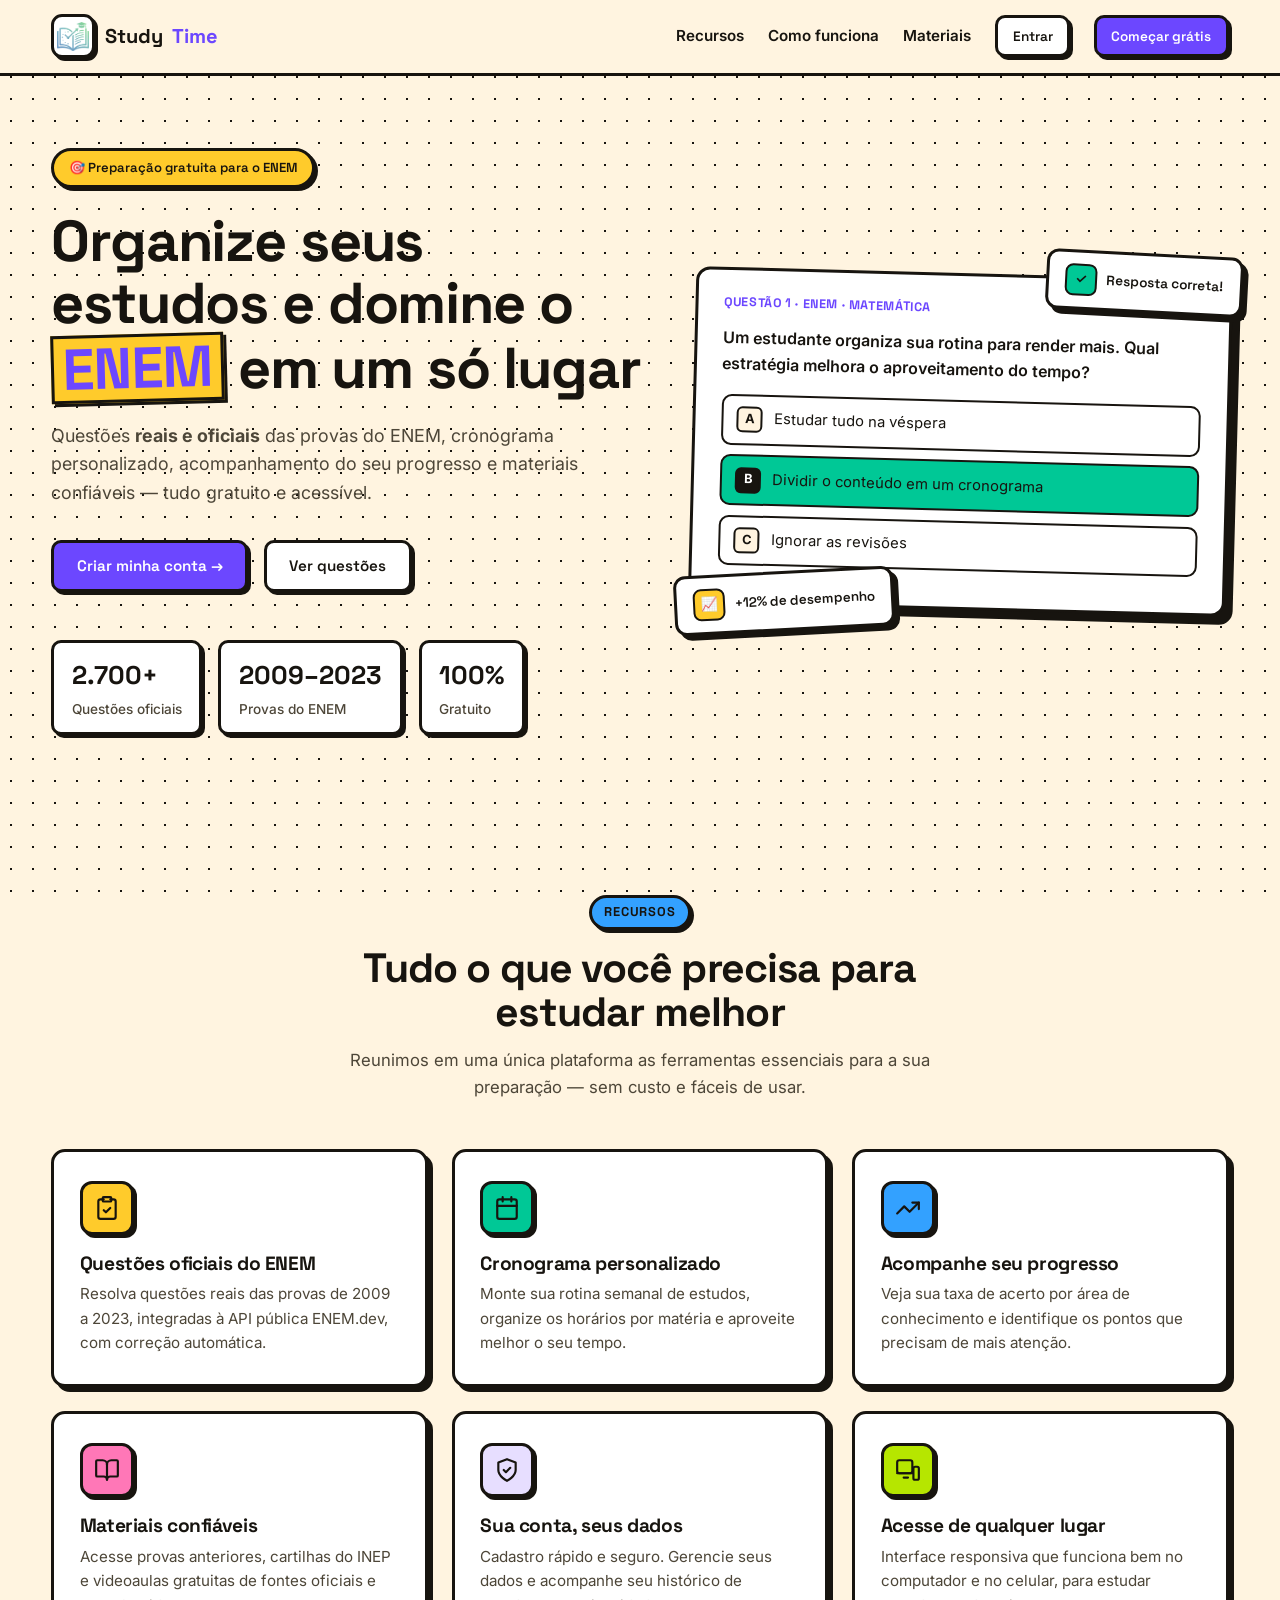
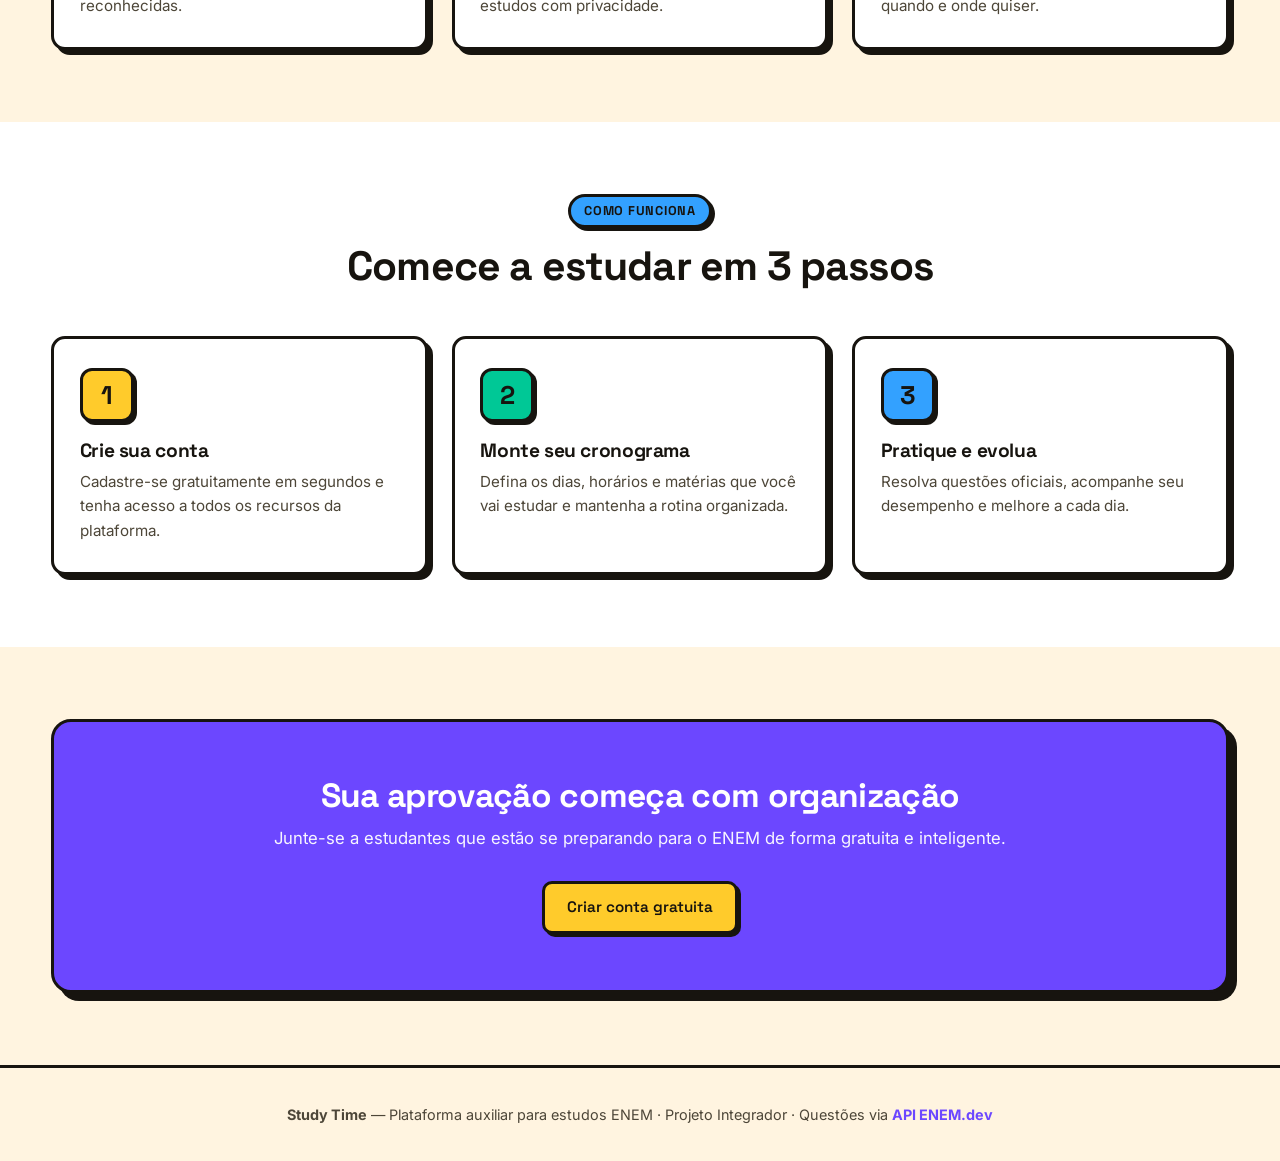
<file: frontend/index.html>
<!DOCTYPE html>
<html lang="pt-BR">
  <head>
    <meta charset="UTF-8" />
    <meta name="viewport" content="width=device-width, initial-scale=1.0" />
    <title>Study Time — Plataforma auxiliar para estudos ENEM</title>
    <meta
      name="description"
      content="Plataforma gratuita para estudar para o ENEM: questões reais e oficiais, cronograma personalizado, acompanhamento de desempenho e materiais de apoio."
    />
    <link rel="preconnect" href="https://fonts.googleapis.com" />
    <link
      href="https://fonts.googleapis.com/css2?family=Inter:wght@400;500;600;700;800&display=swap"
      rel="stylesheet"
    />
    <link rel="stylesheet" href="css/style.css" />
  </head>
  <body>
    <!-- NAV -->
    <header class="landing-nav">
      <div class="container">
        <div class="brand">
          <span class="brand-logo"><img src="assets/studytime-mark.png" alt="StudyTime" /></span> Study<span>Time</span>
        </div>
        <nav class="landing-nav-links">
          <a href="#recursos" class="nav-item">Recursos</a>
          <a href="#como" class="nav-item">Como funciona</a>
          <a href="materiais.html" class="nav-item">Materiais</a>
          <a href="auth.html" class="btn btn-ghost btn-sm">Entrar</a>
          <a href="auth.html?modo=cadastro" class="btn btn-primary btn-sm"
            >Começar grátis</a
          >
        </nav>
      </div>
    </header>

    <!-- HERO -->
    <section class="hero">
      <div class="container">
        <div class="hero-text">
          <span class="hero-badge">🎯 Preparação gratuita para o ENEM</span>
          <h1>
            Organize seus estudos e domine o <em>ENEM</em> em um só lugar
          </h1>
          <p class="lead">
            Questões <strong>reais e oficiais</strong> das provas do ENEM,
            cronograma personalizado, acompanhamento do seu progresso e
            materiais confiáveis — tudo gratuito e acessível.
          </p>
          <div class="hero-cta">
            <a href="auth.html?modo=cadastro" class="btn btn-primary"
              >Criar minha conta →</a
            >
            <a href="questoes.html" class="btn btn-ghost">Ver questões</a>
          </div>
          <div class="hero-stats">
            <div class="stat"><b>2.700+</b><span>Questões oficiais</span></div>
            <div class="stat"><b>2009–2023</b><span>Provas do ENEM</span></div>
            <div class="stat"><b>100%</b><span>Gratuito</span></div>
          </div>
        </div>

        <div class="hero-visual">
          <div class="hero-card">
            <h4>Questão 1 · ENEM · Matemática</h4>
            <p class="hero-q">
              Um estudante organiza sua rotina para render mais. Qual estratégia
              melhora o aproveitamento do tempo?
            </p>
            <div class="hero-alt">
              <span class="letter">A</span> Estudar tudo na véspera
            </div>
            <div class="hero-alt correct">
              <span class="letter">B</span> Dividir o conteúdo em um cronograma
            </div>
            <div class="hero-alt">
              <span class="letter">C</span> Ignorar as revisões
            </div>
          </div>
          <div class="hero-float f1">
            <span class="ic">✓</span> Resposta correta!
          </div>
          <div class="hero-float f2">
            <span class="ic">📈</span> +12% de desempenho
          </div>
        </div>
      </div>
    </section>

    <!-- RECURSOS -->
    <section class="section" id="recursos">
      <div class="container">
        <div class="section-head">
          <span class="eyebrow">Recursos</span>
          <h2>Tudo o que você precisa para estudar melhor</h2>
          <p>
            Reunimos em uma única plataforma as ferramentas essenciais para a
            sua preparação — sem custo e fáceis de usar.
          </p>
        </div>
        <div class="features">
          <div class="feature-card">
            <div class="feature-ic"><span data-ic="questions" data-ic-size="26"></span></div>
            <h3>Questões oficiais do ENEM</h3>
            <p>
              Resolva questões reais das provas de 2009 a 2023, integradas à API
              pública ENEM.dev, com correção automática.
            </p>
          </div>
          <div class="feature-card">
            <div class="feature-ic"><span data-ic="calendar" data-ic-size="26"></span></div>
            <h3>Cronograma personalizado</h3>
            <p>
              Monte sua rotina semanal de estudos, organize os horários por
              matéria e aproveite melhor o seu tempo.
            </p>
          </div>
          <div class="feature-card">
            <div class="feature-ic"><span data-ic="trending" data-ic-size="26"></span></div>
            <h3>Acompanhe seu progresso</h3>
            <p>
              Veja sua taxa de acerto por área de conhecimento e identifique os
              pontos que precisam de mais atenção.
            </p>
          </div>
          <div class="feature-card">
            <div class="feature-ic"><span data-ic="book" data-ic-size="26"></span></div>
            <h3>Materiais confiáveis</h3>
            <p>
              Acesse provas anteriores, cartilhas do INEP e videoaulas gratuitas
              de fontes oficiais e reconhecidas.
            </p>
          </div>
          <div class="feature-card">
            <div class="feature-ic"><span data-ic="shield" data-ic-size="26"></span></div>
            <h3>Sua conta, seus dados</h3>
            <p>
              Cadastro rápido e seguro. Gerencie seus dados e acompanhe seu
              histórico de estudos com privacidade.
            </p>
          </div>
          <div class="feature-card">
            <div class="feature-ic"><span data-ic="devices" data-ic-size="26"></span></div>
            <h3>Acesse de qualquer lugar</h3>
            <p>
              Interface responsiva que funciona bem no computador e no celular,
              para estudar quando e onde quiser.
            </p>
          </div>
        </div>
      </div>
    </section>

    <!-- COMO FUNCIONA -->
    <section class="section" id="como" style="background: #fff">
      <div class="container">
        <div class="section-head">
          <span class="eyebrow">Como funciona</span>
          <h2>Comece a estudar em 3 passos</h2>
        </div>
        <div class="features">
          <div class="feature-card">
            <div class="feature-ic step">1</div>
            <h3>Crie sua conta</h3>
            <p>
              Cadastre-se gratuitamente em segundos e tenha acesso a todos os
              recursos da plataforma.
            </p>
          </div>
          <div class="feature-card">
            <div class="feature-ic step">2</div>
            <h3>Monte seu cronograma</h3>
            <p>
              Defina os dias, horários e matérias que você vai estudar e
              mantenha a rotina organizada.
            </p>
          </div>
          <div class="feature-card">
            <div class="feature-ic step">3</div>
            <h3>Pratique e evolua</h3>
            <p>
              Resolva questões oficiais, acompanhe seu desempenho e melhore a
              cada dia.
            </p>
          </div>
        </div>
      </div>
    </section>

    <!-- CTA -->
    <section class="section">
      <div class="container">
        <div class="cta-band">
          <h2>Sua aprovação começa com organização</h2>
          <p>
            Junte-se a estudantes que estão se preparando para o ENEM de forma
            gratuita e inteligente.
          </p>
          <a href="auth.html?modo=cadastro" class="btn">Criar conta gratuita</a>
        </div>
      </div>
    </section>

    <footer class="landing-footer">
      <div class="container">
        <p>
          <strong>Study Time</strong> — Plataforma auxiliar para estudos ENEM ·
          Projeto Integrador · Questões via
          <a href="https://enem.dev" target="_blank" rel="noopener"
            >API ENEM.dev</a
          >
        </p>
      </div>
    </footer>

    <script src="js/config.js"></script>
    <script src="js/api.js"></script>
    <script src="js/ui.js"></script>
    <script>
      // Se já está logado, mostra atalho para o painel.
      if (Session.isLogged) {
        document.querySelectorAll('.landing-nav-links').forEach((n) => {
          n.innerHTML =
            '<a href="dashboard.html" class="btn btn-primary btn-sm">Ir para o painel →</a>';
        });
      }
    </script>
  </body>
</html>
</file>
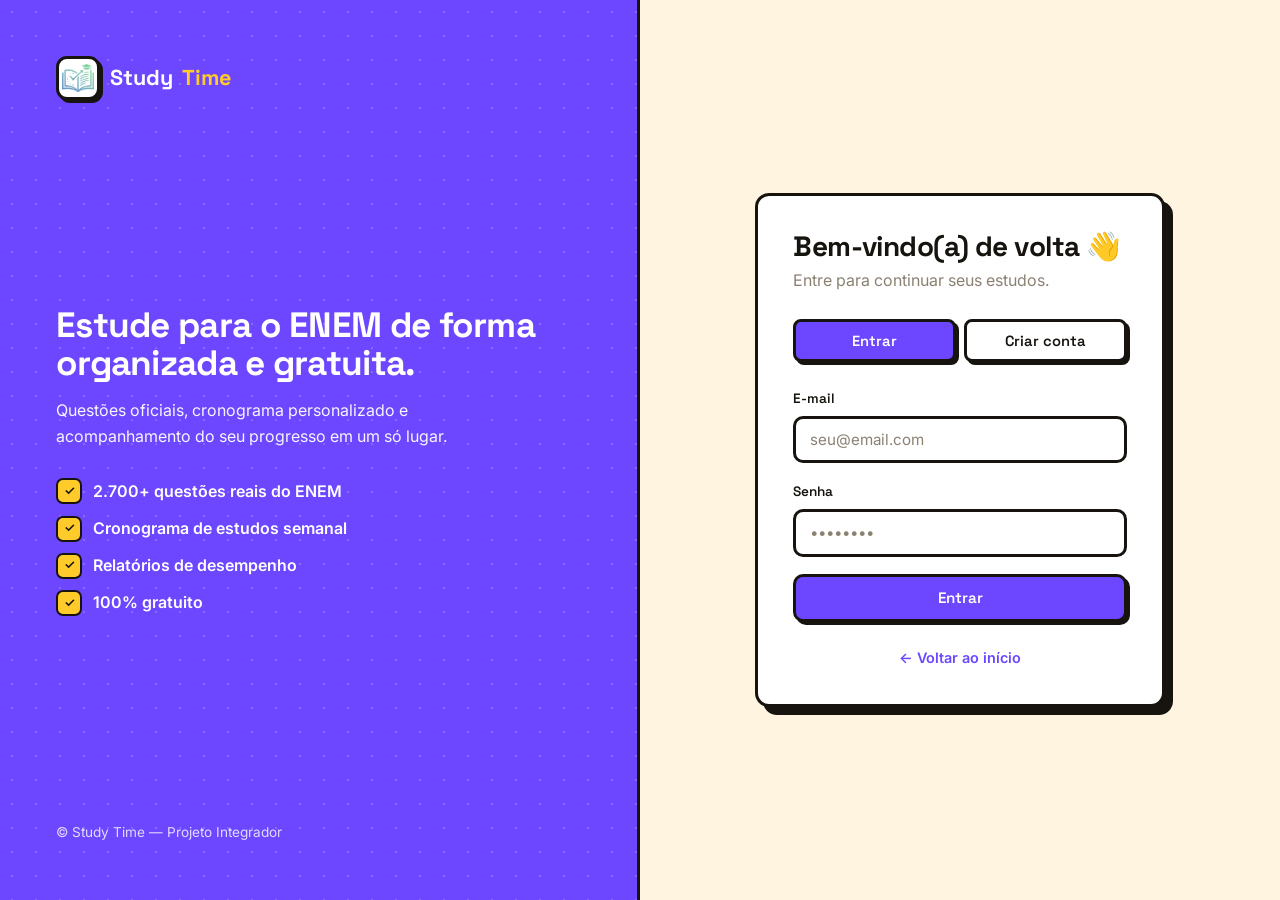
<file: frontend/auth.html>
<!DOCTYPE html>
<html lang="pt-BR">
  <head>
    <meta charset="UTF-8" />
    <meta name="viewport" content="width=device-width, initial-scale=1.0" />
    <title>Entrar · Study Time</title>
    <link rel="preconnect" href="https://fonts.googleapis.com" />
    <link
      href="https://fonts.googleapis.com/css2?family=Inter:wght@400;500;600;700;800&display=swap"
      rel="stylesheet"
    />
    <link rel="stylesheet" href="css/style.css" />
  </head>
  <body>
    <div class="auth-wrap">
      <!-- Lateral ilustrativa -->
      <div class="auth-side">
        <a href="index.html" class="brand">
          <span class="brand-logo"><img src="assets/studytime-mark.png" alt="StudyTime" /></span> Study<span>Time</span>
        </a>
        <div class="auth-side-content">
          <h2>Estude para o ENEM de forma organizada e gratuita.</h2>
          <p>
            Questões oficiais, cronograma personalizado e acompanhamento do seu
            progresso em um só lugar.
          </p>
          <ul>
            <li><span class="check">✓</span> 2.700+ questões reais do ENEM</li>
            <li><span class="check">✓</span> Cronograma de estudos semanal</li>
            <li><span class="check">✓</span> Relatórios de desempenho</li>
            <li><span class="check">✓</span> 100% gratuito</li>
          </ul>
        </div>
        <p style="opacity: 0.8; font-size: 0.85rem">
          © Study Time — Projeto Integrador
        </p>
      </div>

      <!-- Formulários -->
      <div class="auth-main">
        <div class="auth-box">
          <h1 id="title">Bem-vindo(a) de volta 👋</h1>
          <p class="sub" id="subtitle">Entre para continuar seus estudos.</p>

          <div class="auth-tabs">
            <button id="tab-login" class="active" onclick="switchTab('login')">
              Entrar
            </button>
            <button id="tab-register" onclick="switchTab('register')">
              Criar conta
            </button>
          </div>

          <div class="error-msg" id="error"></div>

          <!-- LOGIN -->
          <form id="form-login" onsubmit="return doLogin(event)">
            <div class="field">
              <label>E-mail</label>
              <input type="email" name="email" required placeholder="seu@email.com" />
            </div>
            <div class="field">
              <label>Senha</label>
              <input type="password" name="password" required placeholder="••••••••" />
            </div>
            <button class="btn btn-primary btn-block" type="submit" id="btn-login">
              Entrar
            </button>
          </form>

          <!-- CADASTRO -->
          <form id="form-register" style="display: none" onsubmit="return doRegister(event)">
            <div class="field">
              <label>Nome completo</label>
              <input type="text" name="name" required placeholder="Seu nome" />
            </div>
            <div class="field">
              <label>E-mail</label>
              <input type="email" name="email" required placeholder="seu@email.com" />
            </div>
            <div class="field">
              <label>Senha</label>
              <input
                type="password"
                name="password"
                required
                minlength="6"
                placeholder="Mínimo de 6 caracteres"
              />
            </div>
            <button class="btn btn-primary btn-block" type="submit" id="btn-register">
              Criar conta gratuita
            </button>
          </form>

          <p style="text-align: center; margin-top: 1.5rem; color: var(--muted); font-size: 0.9rem">
            <a href="index.html" style="color: var(--primary); font-weight: 600"
              >← Voltar ao início</a
            >
          </p>
        </div>
      </div>
    </div>

    <script src="js/config.js"></script>
    <script src="js/api.js"></script>
    <script src="js/ui.js"></script>
    <script>
      if (Session.isLogged) location.href = "dashboard.html";

      const errorBox = document.getElementById("error");

      function showError(msg) {
        errorBox.textContent = msg;
        errorBox.classList.add("show");
      }
      function clearError() {
        errorBox.classList.remove("show");
      }

      function switchTab(tab) {
        clearError();
        const isLogin = tab === "login";
        document.getElementById("tab-login").classList.toggle("active", isLogin);
        document
          .getElementById("tab-register")
          .classList.toggle("active", !isLogin);
        document.getElementById("form-login").style.display = isLogin
          ? "block"
          : "none";
        document.getElementById("form-register").style.display = isLogin
          ? "none"
          : "block";
        document.getElementById("title").textContent = isLogin
          ? "Bem-vindo(a) de volta 👋"
          : "Crie sua conta gratuita 🚀";
        document.getElementById("subtitle").textContent = isLogin
          ? "Entre para continuar seus estudos."
          : "Leva menos de um minuto para começar.";
      }

      async function doLogin(e) {
        e.preventDefault();
        clearError();
        const btn = document.getElementById("btn-login");
        const data = Object.fromEntries(new FormData(e.target));
        btn.disabled = true;
        btn.textContent = "Entrando...";
        try {
          const res = await API.login(data);
          Session.set(res);
          location.href = "dashboard.html";
        } catch (err) {
          showError(err.message);
          btn.disabled = false;
          btn.textContent = "Entrar";
        }
        return false;
      }

      async function doRegister(e) {
        e.preventDefault();
        clearError();
        const btn = document.getElementById("btn-register");
        const data = Object.fromEntries(new FormData(e.target));
        btn.disabled = true;
        btn.textContent = "Criando conta...";
        try {
          const res = await API.register(data);
          Session.set(res);
          location.href = "dashboard.html";
        } catch (err) {
          showError(err.message);
          btn.disabled = false;
          btn.textContent = "Criar conta gratuita";
        }
        return false;
      }

      // Abre na aba de cadastro se ?modo=cadastro
      if (new URLSearchParams(location.search).get("modo") === "cadastro") {
        switchTab("register");
      }
    </script>
  </body>
</html>
</file>
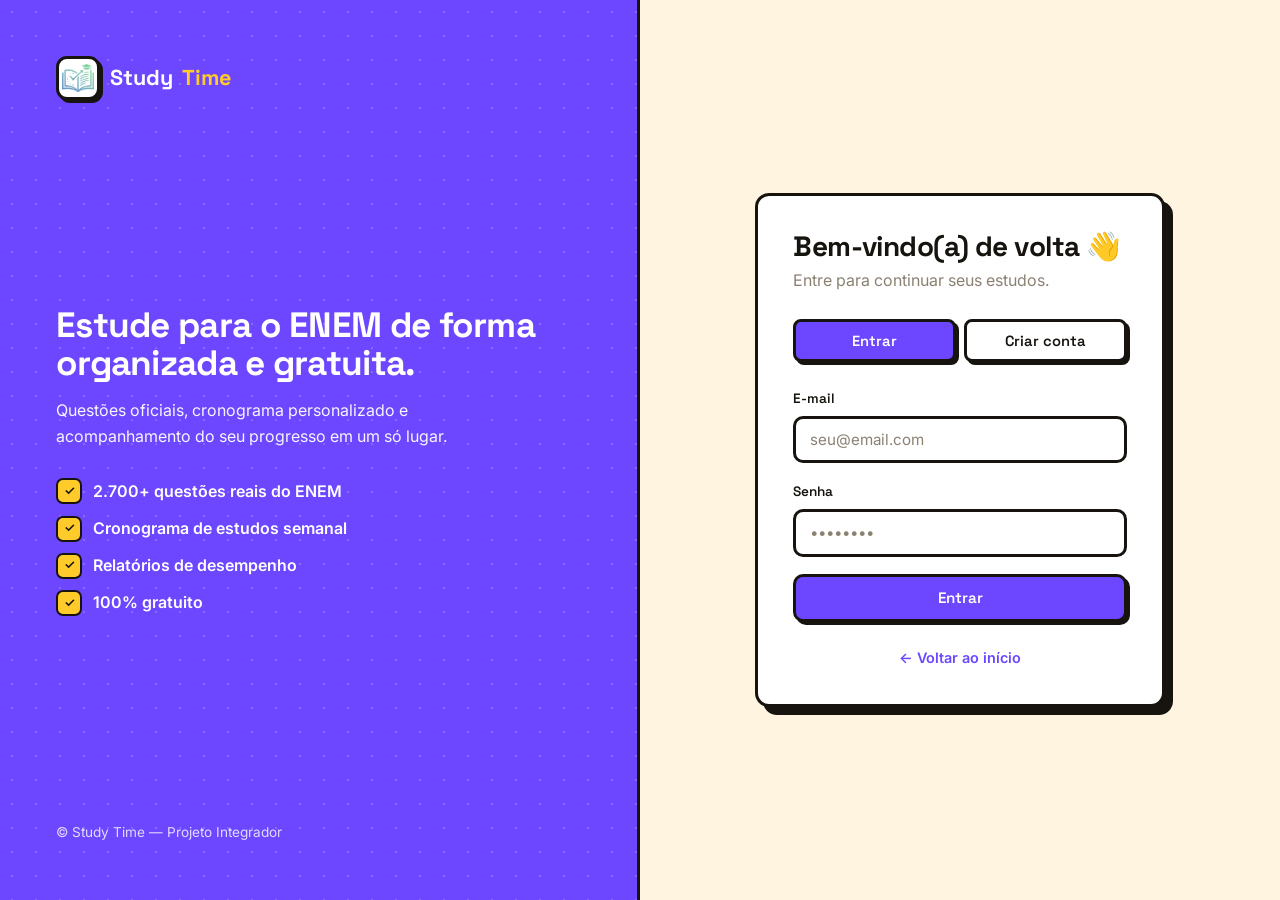
<file: frontend/conta.html>
<!DOCTYPE html>
<html lang="pt-BR">
  <head>
    <meta charset="UTF-8" />
    <meta name="viewport" content="width=device-width, initial-scale=1.0" />
    <title>Minha conta · Study Time</title>
    <link rel="preconnect" href="https://fonts.googleapis.com" />
    <link
      href="https://fonts.googleapis.com/css2?family=Inter:wght@400;500;600;700;800&display=swap"
      rel="stylesheet"
    />
    <link rel="stylesheet" href="css/style.css" />
  </head>
  <body>
    <div id="mobile-shell"></div>
    <div class="app">
      <div id="shell"></div>
      <main class="main">
        <div class="topbar">
          <div>
            <h1>Minha conta</h1>
            <p>Gerencie seus dados pessoais e as configurações da sua conta.</p>
          </div>
        </div>

        <div class="grid grid-2">
          <!-- Editar dados -->
          <div class="card">
            <div class="card-title">Dados pessoais</div>
            <div class="error-msg" id="error"></div>
            <form id="form" onsubmit="return saveProfile(event)">
              <div class="field">
                <label>Nome completo</label>
                <input type="text" name="name" required />
              </div>
              <div class="field">
                <label>E-mail</label>
                <input type="email" name="email" required />
              </div>
              <div class="field">
                <label>Nova senha (deixe em branco para manter)</label>
                <input type="password" name="password" minlength="6" placeholder="••••••••" />
              </div>
              <button class="btn btn-primary" type="submit" id="btn-save">
                Salvar alterações
              </button>
            </form>
          </div>

          <!-- Zona de perigo -->
          <div class="card" style="align-self: start">
            <div class="card-title">Sessão e conta</div>
            <p style="color: var(--ink-soft); font-size: 0.92rem; margin-bottom: 1.2rem">
              Você pode sair da sua conta a qualquer momento. Ao excluir a conta,
              todos os seus cronogramas e registros de desempenho serão apagados
              permanentemente.
            </p>
            <button class="btn btn-ghost btn-block" onclick="logout()" style="margin-bottom: 0.8rem">
              Sair da conta
            </button>
            <button class="btn btn-danger btn-block" onclick="deleteAccount()">
              Excluir minha conta
            </button>
          </div>
        </div>
      </main>
    </div>

    <script src="js/config.js"></script>
    <script src="js/api.js"></script>
    <script src="js/ui.js"></script>
    <script>
      if (!requireAuth()) throw new Error("redirect");
      renderShell("conta.html");

      const form = document.getElementById("form");
      const errorBox = document.getElementById("error");

      async function loadProfile() {
        try {
          const { user } = await API.me();
          Session.updateUser(user);
          form.name.value = user.name;
          form.email.value = user.email;
        } catch (err) {
          const u = Session.user;
          form.name.value = u.name;
          form.email.value = u.email;
        }
      }

      async function saveProfile(e) {
        e.preventDefault();
        errorBox.classList.remove("show");
        const data = Object.fromEntries(new FormData(form));
        if (!data.password) delete data.password;

        const btn = document.getElementById("btn-save");
        btn.disabled = true;
        btn.textContent = "Salvando...";
        try {
          const { user } = await API.updateMe(data);
          Session.updateUser(user);
          form.password.value = "";
          renderShell("conta.html");
          toast("Dados atualizados com sucesso!", "ok");
        } catch (err) {
          errorBox.textContent = err.message;
          errorBox.classList.add("show");
        } finally {
          btn.disabled = false;
          btn.textContent = "Salvar alterações";
        }
        return false;
      }

      async function deleteAccount() {
        if (
          !confirm(
            "Tem certeza que deseja excluir sua conta? Esta ação é irreversível."
          )
        )
          return;
        try {
          await API.deleteMe();
          Session.clear();
          alert("Sua conta foi excluída. Sentiremos sua falta!");
          location.href = "index.html";
        } catch (err) {
          toast(err.message, "err");
        }
      }

      loadProfile();
    </script>
  </body>
</html>
</file>
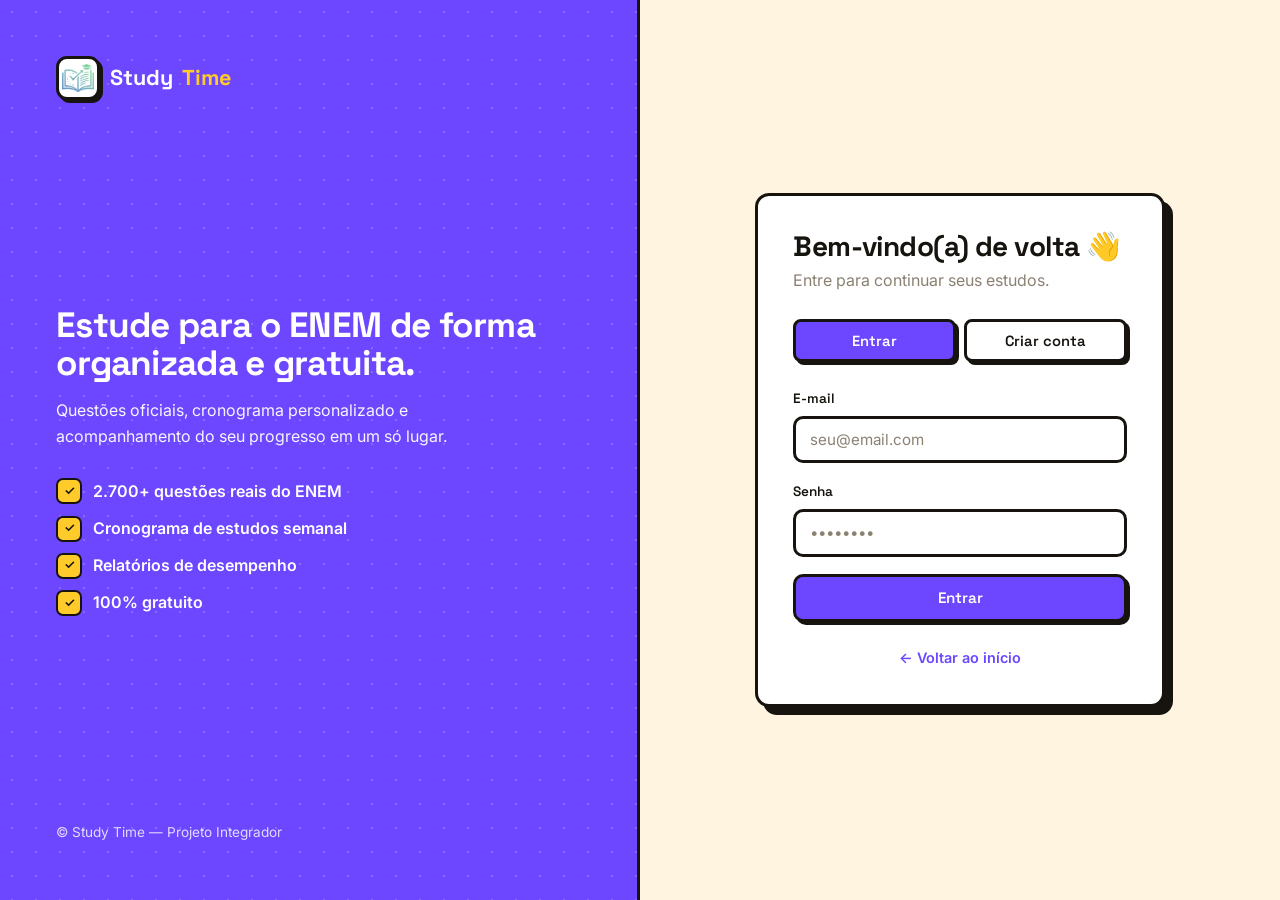
<file: frontend/cronograma.html>
<!DOCTYPE html>
<html lang="pt-BR">
  <head>
    <meta charset="UTF-8" />
    <meta name="viewport" content="width=device-width, initial-scale=1.0" />
    <title>Cronograma · Study Time</title>
    <link rel="preconnect" href="https://fonts.googleapis.com" />
    <link
      href="https://fonts.googleapis.com/css2?family=Inter:wght@400;500;600;700;800&display=swap"
      rel="stylesheet"
    />
    <link rel="stylesheet" href="css/style.css" />
  </head>
  <body>
    <div id="mobile-shell"></div>
    <div class="app">
      <div id="shell"></div>
      <main class="main">
        <div class="topbar">
          <div>
            <h1>Meu cronograma</h1>
            <p>Organize sua rotina semanal de estudos e aproveite melhor o tempo.</p>
          </div>
          <button class="btn btn-primary" onclick="openModal()">
            + Novo bloco de estudo
          </button>
        </div>

        <div id="week">
          <div class="loader-center"><span class="loader"></span></div>
        </div>
      </main>
    </div>

    <!-- Modal de criação/edição -->
    <div class="modal-backdrop" id="modal">
      <div class="modal">
        <h3 id="modal-title">Novo bloco de estudo</h3>
        <div class="error-msg" id="modal-error"></div>
        <form id="form" onsubmit="return saveBlock(event)">
          <input type="hidden" name="id" />
          <div class="field">
            <label>Título *</label>
            <input type="text" name="title" required placeholder="Ex.: Revisar funções" />
          </div>
          <div class="field">
            <label>Área / matéria</label>
            <input type="text" name="discipline" placeholder="Ex.: Matemática" />
          </div>
          <div class="field">
            <label>Dia da semana *</label>
            <select name="weekday" required>
              <option value="1">Segunda-feira</option>
              <option value="2">Terça-feira</option>
              <option value="3">Quarta-feira</option>
              <option value="4">Quinta-feira</option>
              <option value="5">Sexta-feira</option>
              <option value="6">Sábado</option>
              <option value="0">Domingo</option>
            </select>
          </div>
          <div class="field-row">
            <div class="field">
              <label>Início *</label>
              <input type="time" name="start_time" required />
            </div>
            <div class="field">
              <label>Término *</label>
              <input type="time" name="end_time" required />
            </div>
          </div>
          <div class="field">
            <label>Observações</label>
            <textarea name="notes" placeholder="Anotações, metas, capítulos..."></textarea>
          </div>
          <div class="modal-actions">
            <button type="button" class="btn btn-ghost" onclick="closeModal()">
              Cancelar
            </button>
            <button type="submit" class="btn btn-primary" id="btn-save">
              Salvar
            </button>
          </div>
        </form>
      </div>
    </div>

    <script src="js/config.js"></script>
    <script src="js/api.js"></script>
    <script src="js/ui.js"></script>
    <script>
      if (!requireAuth()) throw new Error("redirect");
      renderShell("cronograma.html");

      let blocks = [];

      async function load() {
        const week = document.getElementById("week");
        try {
          const res = await API.listSchedules();
          blocks = res.schedules;
          render();
        } catch (err) {
          week.innerHTML = `<div class="empty">${err.message}</div>`;
        }
      }

      function render() {
        // Ordem de colunas: Seg..Dom
        const order = [1, 2, 3, 4, 5, 6, 0];
        const week = document.getElementById("week");

        if (!blocks.length) {
          week.innerHTML = `<div class="card empty">
            <div class="empty-ic">${icon("calendar", 40)}</div>
            Seu cronograma está vazio.<br />
            Clique em <strong>“Novo bloco de estudo”</strong> para começar a organizar sua semana.
          </div>`;
          return;
        }

        week.className = "week-grid";
        week.innerHTML = order
          .map((day) => {
            const dayBlocks = blocks
              .filter((b) => b.weekday === day)
              .sort((a, b) => a.start_time.localeCompare(b.start_time));
            const items = dayBlocks
              .map(
                (b) => `
              <div class="study-block" onclick='editBlock(${b.id})'>
                <b>${esc(b.title)}</b>
                <span class="time">${b.start_time} – ${b.end_time}</span>
                ${b.discipline ? `<span class="disc-tag"> · ${esc(b.discipline)}</span>` : ""}
              </div>`
              )
              .join("");
            return `<div class="day-col">
              <h4>${WEEKDAYS_SHORT[day]}</h4>
              ${items || '<p style="text-align:center;color:var(--muted);font-size:.78rem">—</p>'}
            </div>`;
          })
          .join("");
      }

      const modal = document.getElementById("modal");
      const form = document.getElementById("form");
      const modalError = document.getElementById("modal-error");

      function openModal() {
        form.reset();
        form.id.value = "";
        document.getElementById("modal-title").textContent = "Novo bloco de estudo";
        modalError.classList.remove("show");
        // remove botão excluir se existir
        const del = document.getElementById("btn-delete");
        if (del) del.remove();
        modal.classList.add("show");
      }

      function closeModal() {
        modal.classList.remove("show");
      }

      function editBlock(id) {
        const b = blocks.find((x) => x.id === id);
        if (!b) return;
        form.id.value = b.id;
        form.title.value = b.title;
        form.discipline.value = b.discipline || "";
        form.weekday.value = b.weekday;
        form.start_time.value = b.start_time;
        form.end_time.value = b.end_time;
        form.notes.value = b.notes || "";
        document.getElementById("modal-title").textContent = "Editar bloco de estudo";
        modalError.classList.remove("show");

        if (!document.getElementById("btn-delete")) {
          const del = document.createElement("button");
          del.type = "button";
          del.id = "btn-delete";
          del.className = "btn btn-danger";
          del.textContent = "Excluir";
          del.style.marginRight = "auto";
          del.onclick = () => deleteBlock(b.id);
          document.querySelector(".modal-actions").prepend(del);
        }
        modal.classList.add("show");
      }

      async function saveBlock(e) {
        e.preventDefault();
        modalError.classList.remove("show");
        const data = Object.fromEntries(new FormData(form));
        const id = data.id;
        delete data.id;
        data.weekday = parseInt(data.weekday, 10);

        const btn = document.getElementById("btn-save");
        btn.disabled = true;
        btn.textContent = "Salvando...";
        try {
          if (id) {
            await API.updateSchedule(id, data);
            toast("Bloco atualizado!", "ok");
          } else {
            await API.createSchedule(data);
            toast("Bloco adicionado!", "ok");
          }
          closeModal();
          await load();
        } catch (err) {
          modalError.textContent = err.message;
          modalError.classList.add("show");
        } finally {
          btn.disabled = false;
          btn.textContent = "Salvar";
        }
        return false;
      }

      async function deleteBlock(id) {
        if (!confirm("Deseja excluir este bloco de estudo?")) return;
        try {
          await API.deleteSchedule(id);
          toast("Bloco removido.", "ok");
          closeModal();
          await load();
        } catch (err) {
          toast(err.message, "err");
        }
      }

      load();
    </script>
  </body>
</html>
</file>
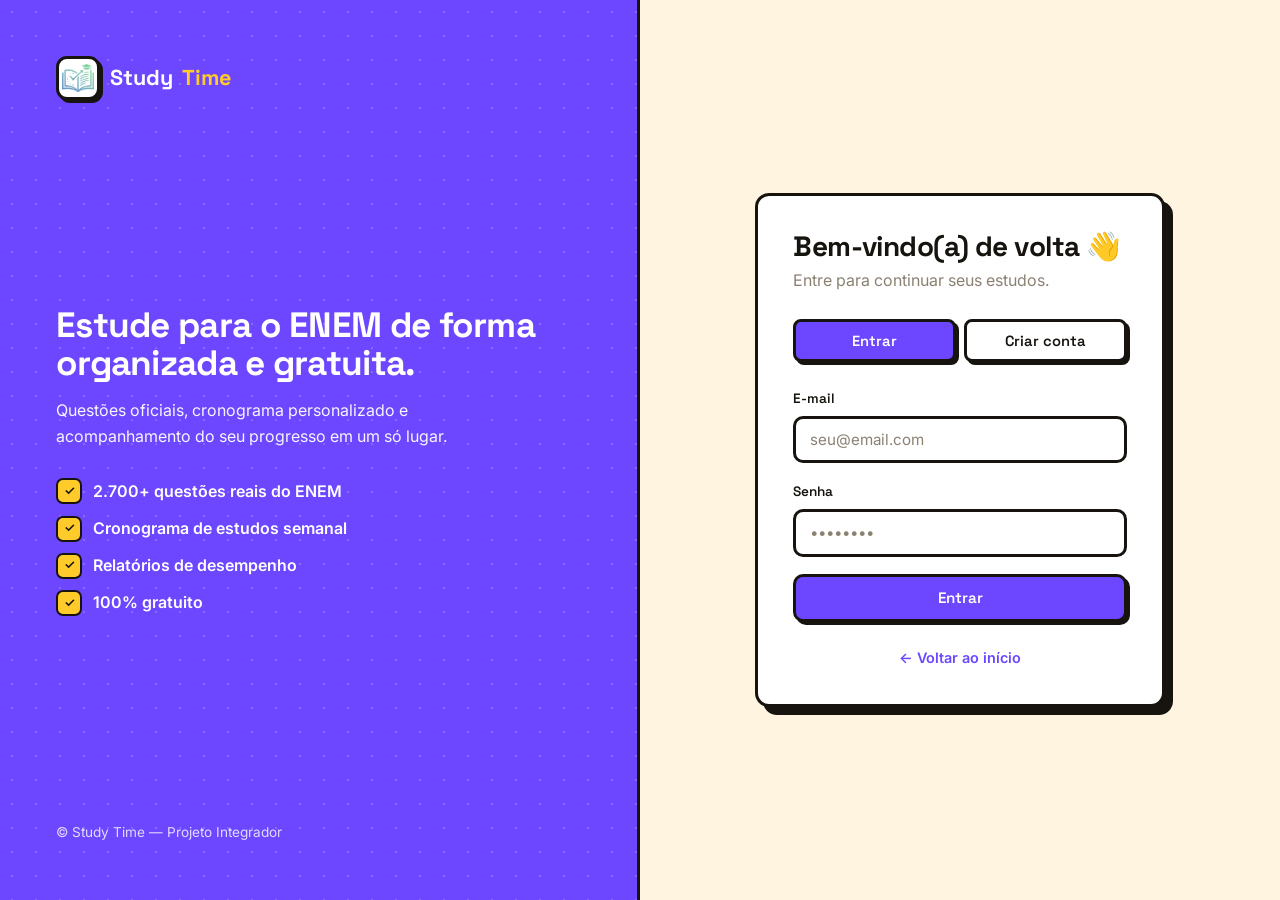
<file: frontend/dashboard.html>
<!DOCTYPE html>
<html lang="pt-BR">
  <head>
    <meta charset="UTF-8" />
    <meta name="viewport" content="width=device-width, initial-scale=1.0" />
    <title>Painel · Study Time</title>
    <link rel="preconnect" href="https://fonts.googleapis.com" />
    <link
      href="https://fonts.googleapis.com/css2?family=Inter:wght@400;500;600;700;800&display=swap"
      rel="stylesheet"
    />
    <link rel="stylesheet" href="css/style.css" />
  </head>
  <body>
    <div id="mobile-shell"></div>
    <div class="app">
      <div id="shell"></div>
      <main class="main">
        <div class="topbar">
          <div>
            <h1 id="greet">Olá! 👋</h1>
            <p>Este é o seu painel de estudos. Bons estudos!</p>
          </div>
          <a href="questoes.html" class="btn btn-primary">Praticar questões →</a>
        </div>

        <!-- Estatísticas rápidas -->
        <div class="grid grid-4" id="stats" style="margin-bottom: 1.3rem">
          <div class="loader-center" style="grid-column: 1/-1">
            <span class="loader"></span>
          </div>
        </div>

        <div class="grid grid-2">
          <!-- Desempenho por área -->
          <div class="card">
            <div class="card-title">
              Desempenho por área
              <a href="desempenho.html" class="btn btn-ghost btn-sm">Ver mais</a>
            </div>
            <div id="disciplines">
              <div class="empty">
                <div class="empty-ic" data-ic="chart"></div>
                Resolva questões para ver seu desempenho aqui.
              </div>
            </div>
          </div>

          <!-- Próximos blocos de estudo -->
          <div class="card">
            <div class="card-title">
              Sua rotina de hoje
              <a href="cronograma.html" class="btn btn-ghost btn-sm">Editar</a>
            </div>
            <div id="today">
              <div class="loader-center"><span class="loader"></span></div>
            </div>
          </div>
        </div>
      </main>
    </div>

    <script src="js/config.js"></script>
    <script src="js/api.js"></script>
    <script src="js/ui.js"></script>
    <script>
      if (!requireAuth()) throw new Error("redirect");
      renderShell("dashboard.html");

      const user = Session.user;
      document.getElementById("greet").textContent = `Olá, ${
        user.name.split(" ")[0]
      }! 👋`;

      function statCard(tone, iconName, value, label) {
        return `<div class="card stat-card">
          <div class="stat-ic ${tone}">${icon(iconName, 26)}</div>
          <div><b>${value}</b><span>${label}</span></div>
        </div>`;
      }

      async function loadStats() {
        try {
          const s = await API.summary();
          document.getElementById("stats").innerHTML =
            statCard("tone-primary", "file", s.total, "Questões resolvidas") +
            statCard("tone-accent", "check", s.correct, "Acertos") +
            statCard("tone-danger", "x", s.wrong, "Erros") +
            statCard("tone-warning", "target", s.accuracy + "%", "Taxa de acerto");

          const disc = document.getElementById("disciplines");
          if (s.disciplines.length) {
            disc.innerHTML = s.disciplines
              .map(
                (d) => `
              <div class="disc-row">
                <div class="disc-head">
                  <b>${d.label}</b><span>${d.correct}/${d.total} · ${d.accuracy}%</span>
                </div>
                <div class="progress"><span style="width:${d.accuracy}%"></span></div>
              </div>`
              )
              .join("");
          }
        } catch (err) {
          document.getElementById("stats").innerHTML =
            `<div class="card" style="grid-column:1/-1">${err.message}</div>`;
        }
      }

      async function loadToday() {
        const box = document.getElementById("today");
        try {
          const { schedules } = await API.listSchedules();
          const today = new Date().getDay();
          const list = schedules.filter((s) => s.weekday === today);
          if (!list.length) {
            box.innerHTML = `<div class="empty">
              <div class="empty-ic">${icon("calendar", 40)}</div>
              Nada programado para hoje.<br />
              <a href="cronograma.html" style="color:var(--violet);font-weight:700">Montar cronograma →</a>
            </div>`;
            return;
          }
          box.innerHTML = list
            .map(
              (s) => `
            <div class="study-block" style="margin-bottom:.7rem">
              <b>${esc(s.title)}</b>
              <span class="time">${s.start_time} – ${s.end_time}</span>
              ${s.discipline ? `<span class="disc-tag"> · ${esc(s.discipline)}</span>` : ""}
            </div>`
            )
            .join("");
        } catch (err) {
          box.innerHTML = `<div class="empty">${err.message}</div>`;
        }
      }

      loadStats();
      loadToday();
    </script>
  </body>
</html>
</file>
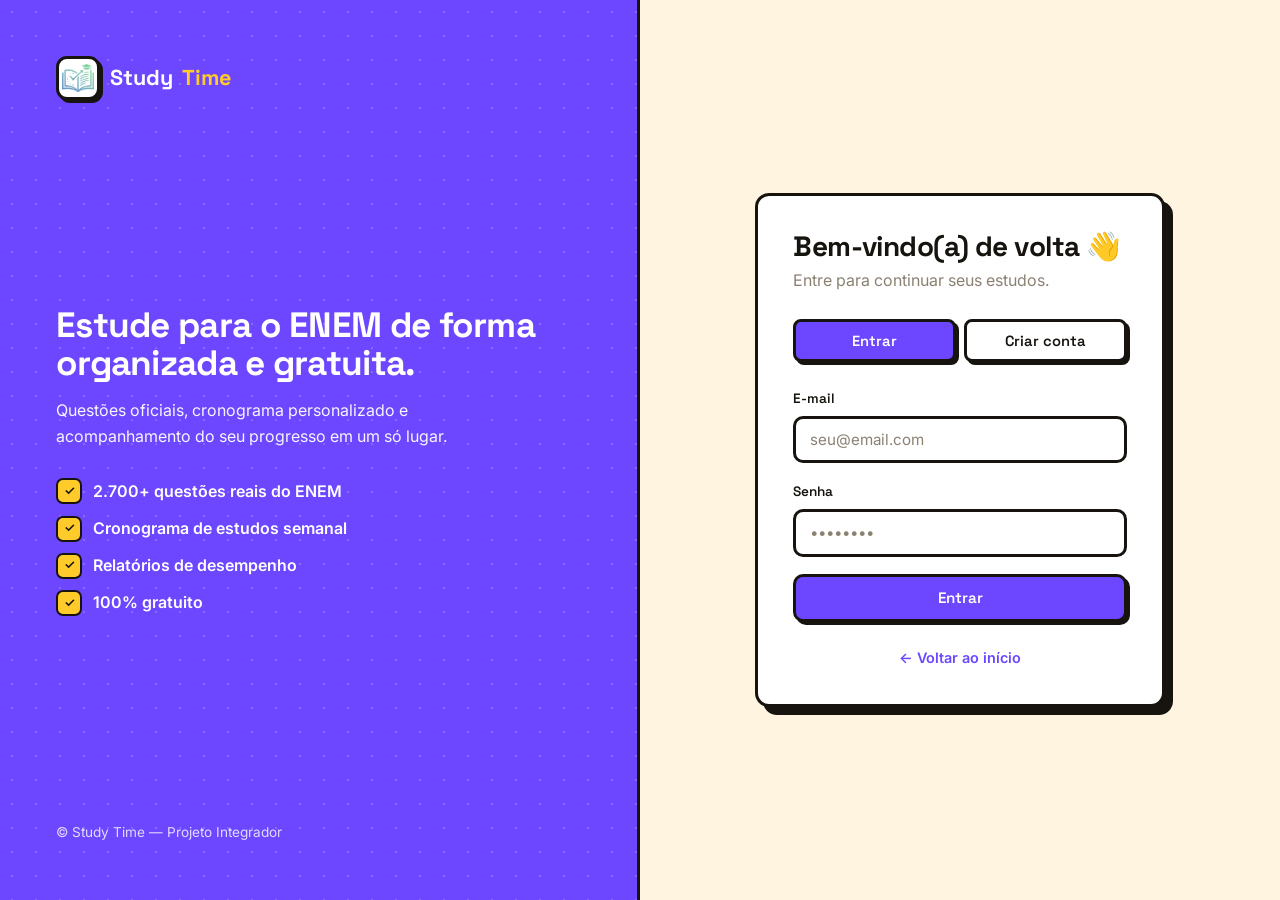
<file: frontend/questoes.html>
<!DOCTYPE html>
<html lang="pt-BR">
  <head>
    <meta charset="UTF-8" />
    <meta name="viewport" content="width=device-width, initial-scale=1.0" />
    <title>Questões · Study Time</title>
    <link rel="preconnect" href="https://fonts.googleapis.com" />
    <link
      href="https://fonts.googleapis.com/css2?family=Inter:wght@400;500;600;700;800&display=swap"
      rel="stylesheet"
    />
    <link rel="stylesheet" href="css/style.css" />
  </head>
  <body>
    <div id="mobile-shell"></div>
    <div class="app">
      <div id="shell"></div>
      <main class="main">
        <div class="topbar">
          <div>
            <h1>Questões do ENEM</h1>
            <p>Questões reais e oficiais das provas (2009–2023) via API ENEM.dev.</p>
          </div>
        </div>

        <!-- Filtros -->
        <div class="card" style="margin-bottom: 1.3rem">
          <div class="q-filters">
            <div class="field">
              <label>Ano da prova</label>
              <select id="f-year"></select>
            </div>
            <div class="field">
              <label>Área de conhecimento</label>
              <select id="f-disc">
                <option value="">Todas</option>
                <option value="matematica">Matemática</option>
                <option value="linguagens">Linguagens e Códigos</option>
                <option value="ciencias-humanas">Ciências Humanas</option>
                <option value="ciencias-natureza">Ciências da Natureza</option>
              </select>
            </div>
            <div class="field" id="lang-wrap" style="display: none">
              <label>Idioma (Linguagens)</label>
              <select id="f-lang">
                <option value="ingles">Inglês</option>
                <option value="espanhol">Espanhol</option>
              </select>
            </div>
            <button class="btn btn-primary" onclick="startPractice()">
              Começar
            </button>
          </div>
        </div>

        <!-- Área da questão -->
        <div id="quiz-area">
          <div class="empty">
            <div class="empty-ic" data-ic="questions"></div>
            Escolha o ano e a área e clique em <strong>Começar</strong> para
            praticar.
          </div>
        </div>
      </main>
    </div>

    <script src="js/config.js"></script>
    <script src="js/api.js"></script>
    <script src="js/ui.js"></script>
    <script>
      if (!requireAuth()) throw new Error("redirect");
      renderShell("questoes.html");

      const DISC_LABELS = {
        matematica: "Matemática",
        linguagens: "Linguagens e Códigos",
        "ciencias-humanas": "Ciências Humanas",
        "ciencias-natureza": "Ciências da Natureza",
      };

      const state = {
        year: null,
        discipline: "",
        language: null,
        questions: [],
        index: 0,
        offset: 0,
        answered: false,
        selected: null,
        stats: { done: 0, correct: 0 },
      };

      // Mostra o seletor de idioma apenas para Linguagens
      document.getElementById("f-disc").addEventListener("change", (e) => {
        document.getElementById("lang-wrap").style.display =
          e.target.value === "linguagens" ? "block" : "none";
      });

      // Carrega anos disponíveis a partir da API oficial
      async function loadYears() {
        const sel = document.getElementById("f-year");
        try {
          const { exams } = await API.exams();
          exams.sort((a, b) => b.year - a.year);
          sel.innerHTML = exams
            .map((e) => `<option value="${e.year}">${e.title}</option>`)
            .join("");
        } catch (err) {
          sel.innerHTML = "<option>Erro ao carregar</option>";
          toast(err.message, "err");
        }
      }

      async function startPractice() {
        state.year = document.getElementById("f-year").value;
        state.discipline = document.getElementById("f-disc").value;
        state.language =
          state.discipline === "linguagens"
            ? document.getElementById("f-lang").value
            : null;
        state.offset = 0;
        state.stats = { done: 0, correct: 0 };
        await loadBatch();
      }

      async function loadBatch() {
        const area = document.getElementById("quiz-area");
        area.innerHTML =
          '<div class="loader-center"><span class="loader"></span></div>';
        try {
          const params = {
            year: state.year,
            limit: 10,
            offset: state.offset,
          };
          if (state.discipline) params.discipline = state.discipline;
          if (state.language) params.language = state.language;

          const data = await API.questions(params);
          state.questions = data.questions;
          state.total = data.metadata.total;
          state.hasMore = data.metadata.hasMore;
          state.index = 0;
          if (!state.questions.length) {
            area.innerHTML = `<div class="empty"><div class="empty-ic">${icon("search", 40)}</div>
              Nenhuma questão encontrada para este filtro.</div>`;
            return;
          }
          renderQuestion();
        } catch (err) {
          area.innerHTML = `<div class="empty"><div class="empty-ic">${icon("alert", 40)}</div>${err.message}</div>`;
        }
      }

      function renderQuestion() {
        state.answered = false;
        state.selected = null;
        const q = state.questions[state.index];
        const globalNum = state.offset + state.index + 1;

        const alts = q.alternatives
          .map(
            (a) => `
          <button class="alt" data-letter="${a.letter}" onclick="selectAlt('${a.letter}')">
            <span class="letter">${a.letter}</span>
            <span class="alt-text">
              ${a.text ? esc(a.text) : ""}
              ${a.file ? `<img src="${a.file}" alt="alternativa ${a.letter}" loading="lazy">` : ""}
            </span>
          </button>`
          )
          .join("");

        document.getElementById("quiz-area").innerHTML = `
          <div class="card question-card">
            <div class="q-meta">
              <span class="chip">ENEM ${q.year}</span>
              <span class="chip gray">${DISC_LABELS[q.discipline] || q.discipline || ""}</span>
              <span class="chip gray">Questão ${q.index}</span>
            </div>
            ${q.context ? `<div class="q-context">${renderContext(q.context)}</div>` : ""}
            ${q.alternativesIntroduction ? `<p class="q-intro">${esc(q.alternativesIntroduction)}</p>` : ""}
            <div id="alts">${alts}</div>
            <div id="feedback"></div>
            <div class="q-actions">
              <span style="color:var(--muted);font-size:.9rem">
                Sessão: ${state.stats.correct}/${state.stats.done} acertos
              </span>
              <div style="display:flex;gap:.7rem">
                <button class="btn btn-accent" id="btn-check" onclick="checkAnswer()" disabled>
                  Responder
                </button>
                <button class="btn btn-primary" id="btn-next" onclick="nextQuestion()" style="display:none">
                  Próxima →
                </button>
              </div>
            </div>
          </div>`;
      }

      function selectAlt(letter) {
        if (state.answered) return;
        state.selected = letter;
        document.querySelectorAll(".alt").forEach((el) => {
          el.classList.toggle("selected", el.dataset.letter === letter);
        });
        document.getElementById("btn-check").disabled = false;
      }

      async function checkAnswer() {
        if (!state.selected || state.answered) return;
        const q = state.questions[state.index];
        const btn = document.getElementById("btn-check");
        btn.disabled = true;
        btn.textContent = "Verificando...";
        try {
          const res = await API.answer({
            year: q.year,
            index: q.index,
            language: q.language || null,
            chosen: state.selected,
          });
          state.answered = true;
          state.stats.done++;
          if (res.is_correct) state.stats.correct++;

          document.querySelectorAll(".alt").forEach((el) => {
            el.disabled = true;
            const l = el.dataset.letter;
            if (l === res.correct) el.classList.add("correct");
            else if (l === res.chosen) el.classList.add("wrong");
          });

          document.getElementById("feedback").innerHTML = res.is_correct
            ? `<div class="feedback ok">✓ Resposta correta! Muito bem.</div>`
            : `<div class="feedback no">✕ Resposta incorreta. O gabarito é a alternativa ${res.correct}.</div>`;

          btn.style.display = "none";
          document.getElementById("btn-next").style.display = "inline-flex";
        } catch (err) {
          toast(err.message, "err");
          btn.disabled = false;
          btn.textContent = "Responder";
        }
      }

      async function nextQuestion() {
        state.index++;
        if (state.index >= state.questions.length) {
          if (state.hasMore) {
            state.offset += 10;
            await loadBatch();
          } else {
            document.getElementById("quiz-area").innerHTML = `
              <div class="card" style="text-align:center;padding:3rem">
                <div class="empty-ic">${icon("party", 48)}</div>
                <h2 style="margin:.5rem 0">Você concluiu esta seleção!</h2>
                <p style="color:var(--ink-soft);margin-bottom:1.5rem">
                  Acertos nesta sessão: <strong>${state.stats.correct} de ${state.stats.done}</strong>
                </p>
                <div style="display:flex;gap:.8rem;justify-content:center">
                  <button class="btn btn-primary" onclick="state.offset=0;loadBatch()">Recomeçar</button>
                  <a href="desempenho.html" class="btn btn-ghost">Ver desempenho</a>
                </div>
              </div>`;
          }
          return;
        }
        renderQuestion();
      }

      loadYears();
    </script>
  </body>
</html>
</file>
<file: frontend/css/style.css>
/* ============================================================
   Study Time — Design System (Neobrutalismo)
   Plataforma auxiliar para estudos ENEM
   Bordas grossas · sombras sólidas · cores fortes
   ============================================================ */

@import url("https://fonts.googleapis.com/css2?family=Space+Grotesk:wght@500;600;700&family=Inter:wght@400;500;600;700;800&display=swap");

:root {
  /* Cores base */
  --bg: #fff4e0; /* creme quente */
  --card: #ffffff;
  --ink: #17140f; /* quase preto */
  --ink-soft: #4d4638;
  --muted: #8a8172;

  /* Paleta de blocos (vibrante e intencional) */
  --violet: #6c47ff;
  --violet-soft: #e7deff;
  --yellow: #ffcb2b;
  --coral: #ff5a48;
  --mint: #00c896;
  --sky: #33a1ff;
  --pink: #ff77b7;
  --lime: #b6e600;

  --primary: var(--violet);
  --danger: var(--coral);

  --line: var(--ink);
  --radius: 14px;
  --radius-sm: 10px;

  /* Sombras sólidas deslocadas (marca do brutalismo) */
  --bd: 3px solid var(--ink);
  --sh: 5px 5px 0 var(--ink);
  --sh-sm: 3px 3px 0 var(--ink);
  --sh-lg: 8px 8px 0 var(--ink);

  --font: "Inter", system-ui, -apple-system, sans-serif;
  --display: "Space Grotesk", "Inter", sans-serif;
}

* {
  margin: 0;
  padding: 0;
  box-sizing: border-box;
}

html {
  scroll-behavior: smooth;
}

body {
  font-family: var(--font);
  color: var(--ink);
  background-color: var(--bg);
  /* grade de pontos discreta ao fundo */
  background-image: radial-gradient(var(--ink) 1px, transparent 1px);
  background-size: 22px 22px;
  background-attachment: fixed;
  line-height: 1.6;
  -webkit-font-smoothing: antialiased;
}

h1,
h2,
h3,
h4 {
  font-family: var(--display);
  letter-spacing: -0.02em;
  line-height: 1.08;
}

a {
  color: inherit;
  text-decoration: none;
}

img {
  max-width: 100%;
}

.container {
  width: min(1180px, 92%);
  margin: 0 auto;
}

/* ---------- Botões ---------- */
.btn {
  display: inline-flex;
  align-items: center;
  justify-content: center;
  gap: 0.5rem;
  font-family: var(--display);
  font-size: 0.95rem;
  font-weight: 600;
  padding: 0.7rem 1.4rem;
  color: var(--ink);
  background: var(--card);
  border: var(--bd);
  border-radius: var(--radius-sm);
  box-shadow: var(--sh-sm);
  cursor: pointer;
  transition: transform 0.1s ease, box-shadow 0.1s ease, background 0.12s;
  white-space: nowrap;
}
.btn:hover {
  transform: translate(2px, 2px);
  box-shadow: 1px 1px 0 var(--ink);
}
.btn:active {
  transform: translate(3px, 3px);
  box-shadow: none;
}
.btn-primary {
  background: var(--violet);
  color: #fff;
}
.btn-accent {
  background: var(--mint);
  color: var(--ink);
}
.btn-ghost {
  background: var(--card);
  color: var(--ink);
}
.btn-danger {
  background: var(--coral);
  color: #fff;
}
.btn-sm {
  padding: 0.45rem 0.9rem;
  font-size: 0.85rem;
  box-shadow: var(--sh-sm);
}
.btn-block {
  width: 100%;
}
.btn:disabled {
  opacity: 0.55;
  cursor: not-allowed;
  transform: none;
  box-shadow: var(--sh-sm);
}

/* ============================================================
   LANDING / HOME
   ============================================================ */
.landing-nav {
  position: sticky;
  top: 0;
  z-index: 50;
  background: var(--bg);
  border-bottom: var(--bd);
}
.landing-nav .container {
  display: flex;
  align-items: center;
  justify-content: space-between;
  padding: 0.9rem 0;
}
.brand {
  display: flex;
  align-items: center;
  gap: 0.6rem;
  font-family: var(--display);
  font-weight: 700;
  font-size: 1.25rem;
}
.brand-logo {
  width: 44px;
  height: 44px;
  border-radius: 11px;
  background: #fff;
  border: var(--bd);
  box-shadow: var(--sh-sm);
  display: grid;
  place-items: center;
  overflow: hidden;
  padding: 3px;
  flex-shrink: 0;
}
.brand-logo img {
  width: 100%;
  height: 100%;
  object-fit: contain;
  display: block;
}
.brand span {
  color: var(--violet);
}
.landing-nav-links {
  display: flex;
  align-items: center;
  gap: 1.5rem;
}
.landing-nav-links a.nav-item {
  color: var(--ink);
  font-weight: 600;
  font-size: 0.95rem;
}
.landing-nav-links a.nav-item:hover {
  color: var(--violet);
  text-decoration: underline;
  text-decoration-thickness: 3px;
  text-underline-offset: 4px;
}

.hero {
  position: relative;
  overflow: hidden;
  padding: 4.5rem 0 5.5rem;
}
.hero .container {
  display: grid;
  grid-template-columns: 1.05fr 0.95fr;
  gap: 3rem;
  align-items: center;
}
.hero-badge {
  display: inline-flex;
  align-items: center;
  gap: 0.5rem;
  background: var(--yellow);
  color: var(--ink);
  font-family: var(--display);
  font-weight: 600;
  font-size: 0.82rem;
  padding: 0.4rem 0.9rem;
  border: var(--bd);
  border-radius: 999px;
  box-shadow: var(--sh-sm);
  margin-bottom: 1.4rem;
}
.hero h1 {
  font-size: clamp(2.3rem, 4.8vw, 3.6rem);
  margin-bottom: 1.2rem;
}
.hero h1 em {
  font-style: normal;
  color: var(--violet);
  background: var(--yellow);
  padding: 0 0.15em;
  border: 3px solid var(--ink);
  box-shadow: var(--sh-sm);
  display: inline-block;
  transform: rotate(-1.5deg);
}
.hero p.lead {
  font-size: 1.12rem;
  color: var(--ink-soft);
  margin-bottom: 2rem;
  max-width: 34rem;
}
.hero-cta {
  display: flex;
  gap: 1rem;
  flex-wrap: wrap;
}
.hero-stats {
  display: flex;
  gap: 1rem;
  margin-top: 3rem;
  flex-wrap: wrap;
}
.hero-stats .stat {
  background: var(--card);
  border: var(--bd);
  box-shadow: var(--sh-sm);
  border-radius: var(--radius-sm);
  padding: 0.7rem 1.1rem;
}
.hero-stats .stat b {
  display: block;
  font-family: var(--display);
  font-size: 1.6rem;
  color: var(--ink);
}
.hero-stats .stat span {
  color: var(--ink-soft);
  font-size: 0.85rem;
  font-weight: 500;
}

.hero-visual {
  position: relative;
}
.hero-card {
  background: var(--card);
  border: var(--bd);
  border-radius: var(--radius);
  box-shadow: var(--sh-lg);
  padding: 1.6rem;
  transform: rotate(1.5deg);
}
.hero-card h4 {
  font-size: 0.78rem;
  text-transform: uppercase;
  letter-spacing: 0.05em;
  color: var(--violet);
  margin-bottom: 1rem;
}
.hero-q {
  font-weight: 600;
  margin-bottom: 1.1rem;
  color: var(--ink);
}
.hero-alt {
  display: flex;
  align-items: center;
  gap: 0.7rem;
  padding: 0.65rem 0.85rem;
  border: 2.5px solid var(--ink);
  border-radius: var(--radius-sm);
  margin-bottom: 0.6rem;
  font-size: 0.92rem;
  background: var(--card);
}
.hero-alt .letter {
  width: 26px;
  height: 26px;
  border-radius: 6px;
  background: var(--bg);
  border: 2px solid var(--ink);
  display: grid;
  place-items: center;
  font-weight: 700;
  font-size: 0.8rem;
}
.hero-alt.correct {
  background: var(--mint);
}
.hero-alt.correct .letter {
  background: var(--ink);
  color: #fff;
}
.hero-float {
  position: absolute;
  background: var(--card);
  border: var(--bd);
  border-radius: 12px;
  box-shadow: var(--sh);
  padding: 0.7rem 1rem;
  display: flex;
  align-items: center;
  gap: 0.6rem;
  font-family: var(--display);
  font-weight: 600;
  font-size: 0.85rem;
}
.hero-float .ic {
  width: 32px;
  height: 32px;
  border-radius: 8px;
  border: 2px solid var(--ink);
  display: grid;
  place-items: center;
  color: var(--ink);
}
.hero-float.f1 {
  top: -20px;
  right: -14px;
  transform: rotate(3deg);
}
.hero-float.f1 .ic {
  background: var(--mint);
}
.hero-float.f2 {
  bottom: -22px;
  left: -18px;
  transform: rotate(-3deg);
}
.hero-float.f2 .ic {
  background: var(--yellow);
}

/* ---------- Seções da landing ---------- */
.section {
  padding: 4.5rem 0;
}
.section-head {
  text-align: center;
  max-width: 42rem;
  margin: 0 auto 3rem;
}
.section-head .eyebrow {
  display: inline-block;
  background: var(--sky);
  color: var(--ink);
  font-family: var(--display);
  font-weight: 700;
  font-size: 0.8rem;
  text-transform: uppercase;
  letter-spacing: 0.06em;
  padding: 0.25rem 0.8rem;
  border: var(--bd);
  border-radius: 999px;
  box-shadow: var(--sh-sm);
}
.section-head h2 {
  font-size: clamp(1.9rem, 3.2vw, 2.6rem);
  margin: 1rem 0 0.8rem;
}
.section-head p {
  color: var(--ink-soft);
  font-size: 1.05rem;
}

.features {
  display: grid;
  grid-template-columns: repeat(3, 1fr);
  gap: 1.5rem;
}
.feature-card {
  background: var(--card);
  border: var(--bd);
  border-radius: var(--radius);
  box-shadow: var(--sh);
  padding: 1.8rem 1.6rem;
  transition: transform 0.12s ease, box-shadow 0.12s ease;
}
.feature-card:hover {
  transform: translate(-3px, -3px);
  box-shadow: var(--sh-lg);
}
.feature-ic {
  width: 54px;
  height: 54px;
  border-radius: 12px;
  border: var(--bd);
  box-shadow: var(--sh-sm);
  display: grid;
  place-items: center;
  font-size: 1.5rem;
  margin-bottom: 1.2rem;
}
/* cores rotativas para os ícones dos cards */
.features .feature-card:nth-child(6n + 1) .feature-ic {
  background: var(--yellow);
}
.features .feature-card:nth-child(6n + 2) .feature-ic {
  background: var(--mint);
}
.features .feature-card:nth-child(6n + 3) .feature-ic {
  background: var(--sky);
}
.features .feature-card:nth-child(6n + 4) .feature-ic {
  background: var(--pink);
}
.features .feature-card:nth-child(6n + 5) .feature-ic {
  background: var(--violet-soft);
}
.features .feature-card:nth-child(6n) .feature-ic {
  background: var(--lime);
}
.feature-ic.step {
  font-family: var(--display);
  font-weight: 700;
  font-size: 1.6rem;
}
.feature-card h3 {
  font-size: 1.2rem;
  margin-bottom: 0.5rem;
}
.feature-card p {
  color: var(--ink-soft);
  font-size: 0.95rem;
}

.cta-band {
  background: var(--violet);
  border: var(--bd);
  border-radius: 20px;
  box-shadow: var(--sh-lg);
  padding: 3.5rem;
  text-align: center;
  color: #fff;
}
.cta-band h2 {
  font-size: 2.1rem;
  margin-bottom: 0.7rem;
}
.cta-band p {
  opacity: 0.95;
  margin-bottom: 1.8rem;
  font-size: 1.05rem;
}
.cta-band .btn {
  background: var(--yellow);
  color: var(--ink);
}

.landing-footer {
  padding: 2.2rem 0;
  border-top: var(--bd);
  color: var(--ink-soft);
  font-size: 0.9rem;
  text-align: center;
  background: var(--bg);
}
.landing-footer a {
  color: var(--violet);
  font-weight: 700;
}

/* ============================================================
   AUTENTICAÇÃO
   ============================================================ */
.auth-wrap {
  min-height: 100vh;
  display: grid;
  grid-template-columns: 1fr 1fr;
}
.auth-side {
  background: var(--violet);
  color: #fff;
  padding: 3.5rem;
  display: flex;
  flex-direction: column;
  justify-content: space-between;
  position: relative;
  overflow: hidden;
  border-right: var(--bd);
  background-image: radial-gradient(
    rgba(255, 255, 255, 0.18) 1.5px,
    transparent 1.5px
  );
  background-size: 24px 24px;
}
.auth-side .brand {
  color: #fff;
  font-size: 1.35rem;
}
.auth-side .brand span {
  color: var(--yellow);
}
.auth-side .brand-logo {
  background: #fff;
}
.auth-side-content h2 {
  font-size: 2.2rem;
  margin-bottom: 1rem;
}
.auth-side-content p {
  opacity: 0.95;
  max-width: 26rem;
}
.auth-side ul {
  list-style: none;
  margin-top: 1.8rem;
  display: grid;
  gap: 0.7rem;
}
.auth-side ul li {
  display: flex;
  align-items: center;
  gap: 0.7rem;
  font-weight: 600;
}
.auth-side ul li .check {
  width: 26px;
  height: 26px;
  border-radius: 7px;
  background: var(--yellow);
  color: var(--ink);
  border: 2px solid var(--ink);
  display: grid;
  place-items: center;
  font-size: 0.8rem;
  flex-shrink: 0;
}
.auth-main {
  display: grid;
  place-items: center;
  padding: 2rem;
  background: var(--bg);
}
.auth-box {
  width: min(410px, 100%);
  background: var(--card);
  border: var(--bd);
  box-shadow: var(--sh-lg);
  border-radius: var(--radius);
  padding: 2.2rem;
}
.auth-box h1 {
  font-size: 1.75rem;
  margin-bottom: 0.4rem;
}
.auth-box > p.sub {
  color: var(--muted);
  margin-bottom: 1.6rem;
}
.auth-tabs {
  display: flex;
  gap: 0.5rem;
  margin-bottom: 1.6rem;
}
.auth-tabs button {
  flex: 1;
  border: var(--bd);
  background: var(--card);
  padding: 0.6rem;
  border-radius: 8px;
  font-family: var(--display);
  font-weight: 600;
  font-size: 0.92rem;
  color: var(--ink);
  cursor: pointer;
  box-shadow: var(--sh-sm);
  transition: transform 0.1s, box-shadow 0.1s;
}
.auth-tabs button.active {
  background: var(--violet);
  color: #fff;
}
.auth-tabs button:not(.active):hover {
  transform: translate(1px, 1px);
  box-shadow: 1px 1px 0 var(--ink);
}

/* ---------- Formulários ---------- */
.field {
  margin-bottom: 1.1rem;
}
.field label {
  display: block;
  font-family: var(--display);
  font-size: 0.85rem;
  font-weight: 600;
  margin-bottom: 0.4rem;
  color: var(--ink);
}
.field input,
.field select,
.field textarea {
  width: 100%;
  font-family: inherit;
  font-size: 0.95rem;
  padding: 0.7rem 0.85rem;
  border: var(--bd);
  border-radius: var(--radius-sm);
  background: #fff;
  color: var(--ink);
  transition: box-shadow 0.12s, transform 0.12s;
}
.field input::placeholder,
.field textarea::placeholder {
  color: var(--muted);
}
.field input:focus,
.field select:focus,
.field textarea:focus {
  outline: none;
  box-shadow: var(--sh-sm);
  transform: translate(-1px, -1px);
}
.field textarea {
  resize: vertical;
  min-height: 80px;
}
.field-row {
  display: grid;
  grid-template-columns: 1fr 1fr;
  gap: 1rem;
}

/* ============================================================
   APP SHELL (páginas internas)
   ============================================================ */
.app {
  display: grid;
  grid-template-columns: 258px 1fr;
  min-height: 100vh;
}
.sidebar {
  background: var(--card);
  border-right: var(--bd);
  padding: 1.5rem 1rem;
  display: flex;
  flex-direction: column;
  position: sticky;
  top: 0;
  height: 100vh;
}
.sidebar .brand {
  padding: 0 0.6rem;
  margin-bottom: 1.6rem;
  font-size: 1.2rem;
}
.side-label {
  font-family: var(--display);
  font-size: 0.72rem;
  font-weight: 700;
  letter-spacing: 0.1em;
  text-transform: uppercase;
  color: var(--muted);
  padding: 0 0.85rem;
  margin-bottom: 0.6rem;
}
.side-nav {
  display: flex;
  flex-direction: column;
  gap: 0.35rem;
  flex: 1;
}
.side-link {
  display: flex;
  align-items: center;
  gap: 0.75rem;
  padding: 0.6rem 0.75rem;
  border-radius: var(--radius-sm);
  border: 2.5px solid transparent;
  color: var(--ink);
  font-family: var(--display);
  font-weight: 600;
  font-size: 0.95rem;
  transition: transform 0.1s, box-shadow 0.1s, background 0.12s,
    border-color 0.12s;
}
.side-link .ic {
  width: 34px;
  height: 34px;
  flex-shrink: 0;
  display: grid;
  place-items: center;
  border-radius: 9px;
  border: 2.5px solid var(--ink);
  background: var(--bg);
}
.ic-svg {
  display: block;
}
.side-link:hover {
  background: var(--bg);
  border-color: var(--ink);
  transform: translate(2px, 2px);
}
.side-link.active {
  background: var(--violet);
  color: #fff;
  border-color: var(--ink);
  box-shadow: var(--sh-sm);
}
.side-link.active .ic {
  background: var(--yellow);
  color: var(--ink);
}
.side-user {
  border-top: var(--bd);
  padding-top: 1rem;
  margin-top: 1rem;
  margin-bottom: 0.8rem;
  display: flex;
  align-items: center;
  gap: 0.7rem;
}
.avatar {
  width: 42px;
  height: 42px;
  border-radius: 10px;
  background: var(--yellow);
  color: var(--ink);
  border: var(--bd);
  box-shadow: var(--sh-sm);
  display: grid;
  place-items: center;
  font-family: var(--display);
  font-weight: 700;
  flex-shrink: 0;
}
.side-user .info {
  overflow: hidden;
}
.side-user .info b {
  display: block;
  font-size: 0.9rem;
  white-space: nowrap;
  overflow: hidden;
  text-overflow: ellipsis;
}
.side-user .info span {
  font-size: 0.78rem;
  color: var(--muted);
}

.main {
  padding: 2rem 2.5rem 3rem;
  overflow-x: hidden;
}
.topbar {
  display: flex;
  align-items: flex-start;
  justify-content: space-between;
  margin-bottom: 2rem;
  gap: 1rem;
  flex-wrap: wrap;
}
.topbar h1 {
  font-size: 1.9rem;
}
.topbar p {
  color: var(--ink-soft);
  font-size: 0.95rem;
  font-weight: 500;
}
.mobile-nav,
.mobile-drawer {
  display: none;
}

/* ---------- Cards & grid ---------- */
.card {
  background: var(--card);
  border: var(--bd);
  border-radius: var(--radius);
  box-shadow: var(--sh);
  padding: 1.5rem;
}
.grid {
  display: grid;
  gap: 1.3rem;
}
.grid-4 {
  grid-template-columns: repeat(4, 1fr);
}
.grid-3 {
  grid-template-columns: repeat(3, 1fr);
}
.grid-2 {
  grid-template-columns: repeat(2, 1fr);
}

.stat-card {
  display: flex;
  align-items: center;
  gap: 1rem;
}
.stat-card .stat-ic {
  width: 52px;
  height: 52px;
  border-radius: 12px;
  border: var(--bd);
  box-shadow: var(--sh-sm);
  display: grid;
  place-items: center;
  font-size: 1.4rem;
  flex-shrink: 0;
}
.stat-card b {
  font-family: var(--display);
  font-size: 1.8rem;
  display: block;
  line-height: 1.1;
}
.stat-card span {
  color: var(--ink-soft);
  font-size: 0.88rem;
  font-weight: 500;
}
.tone-primary {
  background: var(--violet);
  color: #fff;
}
.tone-accent {
  background: var(--mint);
  color: var(--ink);
}
.tone-warning {
  background: var(--yellow);
  color: var(--ink);
}
.tone-danger {
  background: var(--coral);
  color: #fff;
}

.card-title {
  font-family: var(--display);
  font-size: 1.1rem;
  font-weight: 700;
  margin-bottom: 1.2rem;
  display: flex;
  align-items: center;
  justify-content: space-between;
}

/* ---------- Barra de progresso ---------- */
.progress {
  height: 14px;
  background: var(--bg);
  border: 2.5px solid var(--ink);
  border-radius: 999px;
  overflow: hidden;
}
.progress > span {
  display: block;
  height: 100%;
  background: var(--violet);
  transition: width 0.6s ease;
}
.disc-row {
  margin-bottom: 1.1rem;
}
.disc-row .disc-head {
  display: flex;
  justify-content: space-between;
  font-size: 0.9rem;
  margin-bottom: 0.4rem;
}
.disc-row .disc-head b {
  color: var(--ink);
  font-family: var(--display);
}
.disc-row:nth-child(4n + 1) .progress > span {
  background: var(--violet);
}
.disc-row:nth-child(4n + 2) .progress > span {
  background: var(--mint);
}
.disc-row:nth-child(4n + 3) .progress > span {
  background: var(--sky);
}
.disc-row:nth-child(4n) .progress > span {
  background: var(--pink);
}

/* ============================================================
   QUESTÕES
   ============================================================ */
.q-filters {
  display: flex;
  gap: 1rem;
  flex-wrap: wrap;
  align-items: flex-end;
}
.q-filters .field {
  margin-bottom: 0;
  min-width: 160px;
}
.question-card {
  max-width: 840px;
}
.q-meta {
  display: flex;
  gap: 0.6rem;
  flex-wrap: wrap;
  margin-bottom: 1.2rem;
}
.chip {
  font-family: var(--display);
  font-size: 0.76rem;
  font-weight: 700;
  padding: 0.3rem 0.7rem;
  border-radius: 999px;
  background: var(--yellow);
  color: var(--ink);
  border: 2.5px solid var(--ink);
}
.chip.gray {
  background: var(--card);
  color: var(--ink);
}
.q-context {
  color: var(--ink-soft);
  font-size: 0.98rem;
  white-space: pre-wrap;
  margin-bottom: 1.3rem;
  max-height: 420px;
  overflow-y: auto;
  padding: 1rem;
  background: var(--bg);
  border: 2.5px solid var(--ink);
  border-radius: var(--radius-sm);
}
.q-context img {
  border: 2.5px solid var(--ink);
  border-radius: 8px;
  margin: 0.6rem 0;
}
.q-intro {
  font-weight: 600;
  margin-bottom: 1.2rem;
}
.alt {
  display: flex;
  align-items: flex-start;
  gap: 0.9rem;
  width: 100%;
  text-align: left;
  padding: 0.9rem;
  border: 2.5px solid var(--ink);
  border-radius: var(--radius-sm);
  background: #fff;
  box-shadow: var(--sh-sm);
  margin-bottom: 0.8rem;
  cursor: pointer;
  font-family: inherit;
  font-size: 0.95rem;
  color: var(--ink);
  transition: 0.1s;
}
.alt:hover:not(:disabled) {
  transform: translate(2px, 2px);
  box-shadow: 1px 1px 0 var(--ink);
  background: var(--violet-soft);
}
.alt.selected {
  background: var(--violet-soft);
  transform: translate(2px, 2px);
  box-shadow: 1px 1px 0 var(--ink);
}
.alt .letter {
  width: 30px;
  height: 30px;
  border-radius: 7px;
  background: var(--bg);
  border: 2.5px solid var(--ink);
  display: grid;
  place-items: center;
  font-family: var(--display);
  font-weight: 700;
  flex-shrink: 0;
  font-size: 0.85rem;
}
.alt.correct {
  background: var(--mint);
}
.alt.correct .letter {
  background: var(--ink);
  color: #fff;
}
.alt.wrong {
  background: var(--coral);
  color: #fff;
}
.alt.wrong .letter {
  background: var(--ink);
  color: #fff;
}
.alt:disabled {
  cursor: default;
}
.q-actions {
  display: flex;
  justify-content: space-between;
  align-items: center;
  margin-top: 1.4rem;
  gap: 1rem;
  flex-wrap: wrap;
}
.feedback {
  padding: 0.7rem 1rem;
  border: 2.5px solid var(--ink);
  border-radius: var(--radius-sm);
  font-family: var(--display);
  font-weight: 600;
  font-size: 0.92rem;
}
.feedback.ok {
  background: var(--mint);
  color: var(--ink);
}
.feedback.no {
  background: var(--coral);
  color: #fff;
}

/* ============================================================
   CRONOGRAMA
   ============================================================ */
.week-grid {
  display: grid;
  grid-template-columns: repeat(7, 1fr);
  gap: 0.9rem;
}
.day-col {
  background: var(--card);
  border: var(--bd);
  border-radius: var(--radius);
  box-shadow: var(--sh-sm);
  padding: 1rem 0.8rem;
  min-height: 150px;
}
.day-col h4 {
  font-size: 0.8rem;
  text-transform: uppercase;
  letter-spacing: 0.04em;
  color: var(--ink);
  text-align: center;
  margin-bottom: 0.9rem;
  padding-bottom: 0.6rem;
  border-bottom: 2.5px solid var(--ink);
}
.study-block {
  border: 2.5px solid var(--ink);
  border-radius: 8px;
  padding: 0.6rem 0.7rem;
  margin-bottom: 0.6rem;
  font-size: 0.82rem;
  cursor: pointer;
  transition: 0.1s;
  box-shadow: var(--sh-sm);
}
.study-block:nth-child(4n + 1) {
  background: var(--violet-soft);
}
.study-block:nth-child(4n + 2) {
  background: var(--yellow);
}
.study-block:nth-child(4n + 3) {
  background: var(--sky);
}
.study-block:nth-child(4n) {
  background: var(--pink);
}
.study-block:hover {
  transform: translate(2px, 2px);
  box-shadow: 1px 1px 0 var(--ink);
}
.study-block b {
  display: block;
  font-family: var(--display);
  font-size: 0.85rem;
  margin-bottom: 0.15rem;
}
.study-block .time {
  color: var(--ink);
  font-weight: 700;
  font-size: 0.75rem;
}
.study-block .disc-tag {
  color: var(--ink-soft);
  font-size: 0.72rem;
}

/* ============================================================
   MATERIAIS
   ============================================================ */
.mat-group {
  margin-bottom: 2.2rem;
}
.mat-group h3 {
  font-size: 1.2rem;
  margin-bottom: 1rem;
  display: inline-flex;
  align-items: center;
  gap: 0.6rem;
  background: var(--yellow);
  border: var(--bd);
  box-shadow: var(--sh-sm);
  padding: 0.4rem 1rem;
  border-radius: 999px;
}
.mat-list {
  display: grid;
  grid-template-columns: repeat(auto-fill, minmax(300px, 1fr));
  gap: 1.1rem;
}
.mat-card {
  display: block;
  background: var(--card);
  border: var(--bd);
  border-radius: var(--radius);
  box-shadow: var(--sh);
  padding: 1.3rem;
  transition: 0.12s;
}
.mat-card:hover {
  transform: translate(-3px, -3px);
  box-shadow: var(--sh-lg);
}
.mat-card .source {
  font-family: var(--display);
  font-size: 0.72rem;
  font-weight: 700;
  color: var(--ink);
  background: var(--mint);
  border: 2px solid var(--ink);
  padding: 0.15rem 0.5rem;
  border-radius: 6px;
  text-transform: uppercase;
  letter-spacing: 0.03em;
}
.mat-card h4 {
  margin: 0.7rem 0 0.4rem;
  font-size: 1.05rem;
}
.mat-card p {
  color: var(--ink-soft);
  font-size: 0.88rem;
}
.mat-card .go {
  margin-top: 0.9rem;
  color: var(--violet);
  font-family: var(--display);
  font-weight: 700;
  font-size: 0.85rem;
}

/* ============================================================
   Utilitários, toast, loader, modal
   ============================================================ */
.empty {
  text-align: center;
  padding: 3rem 1rem;
  color: var(--ink-soft);
}
.empty .empty-ic {
  font-size: 2.6rem;
  margin-bottom: 0.8rem;
  display: flex;
  justify-content: center;
  color: var(--muted);
}
.mat-group h3 .ic-inline {
  display: inline-flex;
  align-items: center;
}
.loader {
  display: inline-block;
  width: 26px;
  height: 26px;
  border: 4px solid var(--ink);
  border-top-color: var(--violet);
  border-radius: 50%;
  animation: spin 0.7s linear infinite;
}
.loader-center {
  display: grid;
  place-items: center;
  padding: 3rem;
}
@keyframes spin {
  to {
    transform: rotate(360deg);
  }
}

.toast-wrap {
  position: fixed;
  top: 1.2rem;
  right: 1.2rem;
  z-index: 999;
  display: flex;
  flex-direction: column;
  gap: 0.6rem;
}
.toast {
  background: var(--card);
  color: var(--ink);
  border: var(--bd);
  box-shadow: var(--sh);
  padding: 0.85rem 1.2rem;
  border-radius: var(--radius-sm);
  font-family: var(--display);
  font-size: 0.9rem;
  font-weight: 600;
  animation: toastIn 0.2s ease;
  max-width: 320px;
}
.toast.ok {
  background: var(--mint);
}
.toast.err {
  background: var(--coral);
  color: #fff;
}
@keyframes toastIn {
  from {
    transform: translate(6px, -6px);
    opacity: 0;
  }
}

.error-msg {
  background: var(--coral);
  color: #fff;
  border: 2.5px solid var(--ink);
  padding: 0.7rem 1rem;
  border-radius: var(--radius-sm);
  font-size: 0.88rem;
  font-weight: 500;
  margin-bottom: 1rem;
  display: none;
}
.error-msg.show {
  display: block;
}

.modal-backdrop {
  position: fixed;
  inset: 0;
  background: rgba(23, 20, 15, 0.45);
  display: none;
  place-items: center;
  z-index: 200;
  padding: 1rem;
}
.modal-backdrop.show {
  display: grid;
}
.modal {
  background: var(--card);
  border: var(--bd);
  box-shadow: var(--sh-lg);
  border-radius: var(--radius);
  padding: 1.8rem;
  width: min(470px, 100%);
}
.modal h3 {
  font-size: 1.3rem;
  margin-bottom: 1.2rem;
}
.modal-actions {
  display: flex;
  gap: 0.8rem;
  justify-content: flex-end;
  margin-top: 1.5rem;
}

/* ============================================================
   RESPONSIVO
   ============================================================ */
/* Notebooks / tablets landscape */
@media (max-width: 1180px) {
  .app {
    grid-template-columns: 232px 1fr;
  }
  .main {
    padding: 1.8rem;
  }
  .grid-4 {
    grid-template-columns: repeat(2, 1fr);
  }
}

/* Tablets */
@media (max-width: 960px) {
  .hero .container {
    grid-template-columns: 1fr;
  }
  .hero-visual {
    display: none;
  }
  .features,
  .grid-3 {
    grid-template-columns: repeat(2, 1fr);
  }
  .grid-2 {
    grid-template-columns: repeat(2, 1fr);
  }
  .auth-wrap {
    grid-template-columns: 1fr;
  }
  .auth-side {
    display: none;
  }
  .week-grid {
    grid-template-columns: repeat(4, 1fr);
  }
  .cta-band {
    padding: 2.4rem 1.6rem;
  }
}

/* Celulares (drawer no lugar da sidebar) */
@media (max-width: 760px) {
  .app {
    grid-template-columns: 1fr;
  }
  .sidebar {
    display: none;
  }
  .mobile-nav {
    display: flex;
    align-items: center;
    justify-content: space-between;
    padding: 0.8rem 1rem;
    background: var(--card);
    border-bottom: var(--bd);
    position: sticky;
    top: 0;
    z-index: 40;
  }
  .mobile-nav .menu-btn {
    display: grid;
    place-items: center;
    background: var(--yellow);
    color: var(--ink);
    border: var(--bd);
    box-shadow: var(--sh-sm);
    border-radius: 9px;
    padding: 0.35rem 0.5rem;
    cursor: pointer;
  }
  .mobile-drawer {
    flex-direction: column;
    gap: 0.4rem;
    padding: 0.8rem 1rem 1.1rem;
    background: var(--card);
    border-bottom: var(--bd);
  }
  .mobile-drawer.open {
    display: flex;
  }
  .main {
    padding: 1.2rem;
  }
  .grid-2,
  .grid-3 {
    grid-template-columns: 1fr;
  }
  .features,
  .grid-4 {
    grid-template-columns: 1fr;
  }
  .landing-nav-links a.nav-item {
    display: none;
  }
  .field-row {
    grid-template-columns: 1fr;
  }
  .hero {
    padding: 2.8rem 0 3.5rem;
  }
  .topbar h1 {
    font-size: 1.55rem;
  }
  .q-context {
    max-height: none;
  }
}

/* Celulares pequenos */
@media (max-width: 480px) {
  .week-grid {
    grid-template-columns: repeat(2, 1fr);
  }
  .hero-stats {
    gap: 0.6rem;
  }
  .hero-stats .stat {
    flex: 1 1 40%;
  }
  .auth-box {
    padding: 1.5rem;
  }
  .cta-band {
    padding: 2rem 1.2rem;
  }
  .cta-band h2 {
    font-size: 1.6rem;
  }
  .btn {
    font-size: 0.9rem;
  }
  .q-actions {
    flex-direction: column-reverse;
    align-items: stretch;
  }
  .q-actions > div {
    display: flex;
  }
  .q-actions .btn {
    flex: 1;
  }
}
</file>
